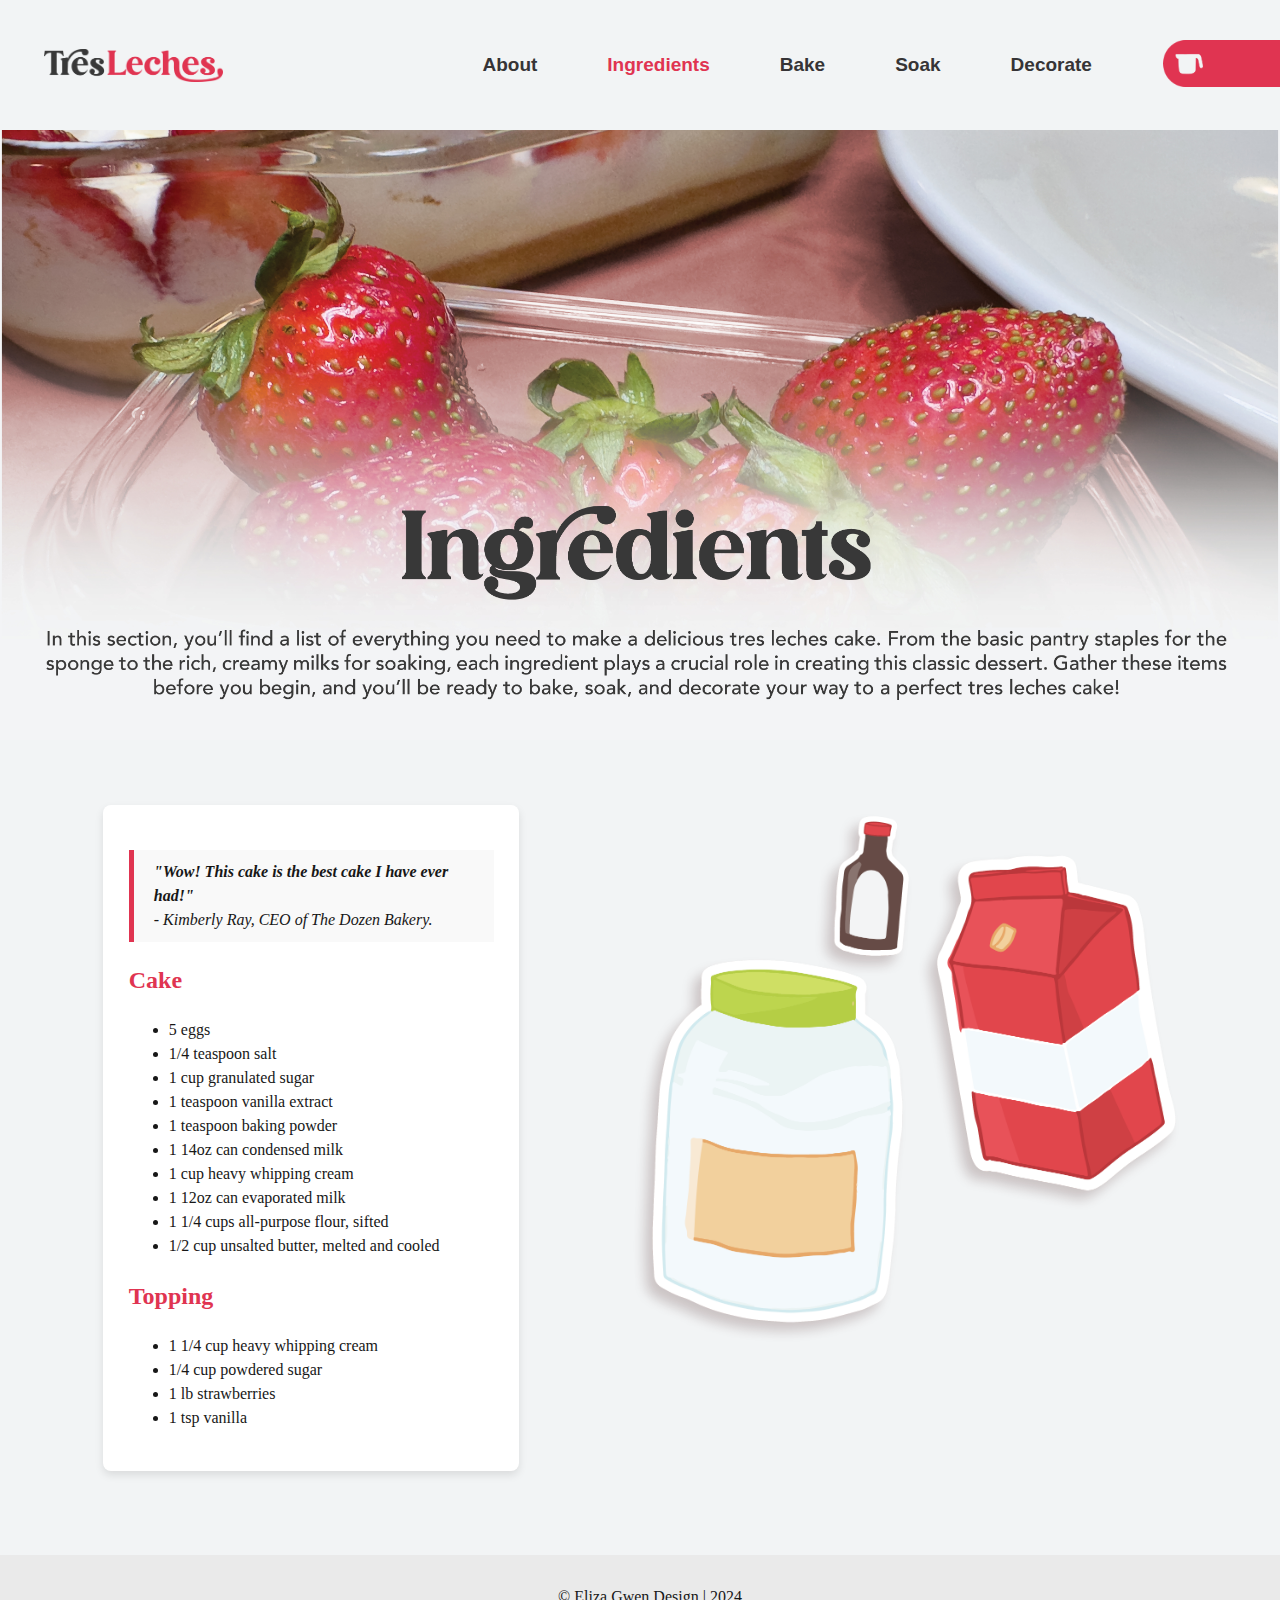
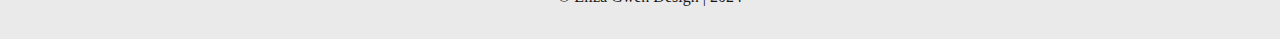
<file: ingredients.html>
<!doctype html>
<html lang="en">
<head>
    <meta charset="UTF-8">
    <title>How To Make Tres Leches Cake</title>
    <link rel="stylesheet" href="main_style.css">
    <link rel="icon" href="tres_leches_site_images/icon.png" type="image/x-icon">
</head>

<body class="ingredients-page">
    <div id="wrapper">

        <!-- NAV BAR -->
        <nav class="navbar">
            <div class="logo">
                <a href="index.html">
                    <img src="tres_leches_site_images/secondary_logo.png" alt="Tres Leches" width="50" height="50">
                </a>
            </div>
			<!-- NAV LINKS -->
            <div class="nav-links">
                <a href="index.html">About</a>
                <a href="ingredients.html" class="active">Ingredients</a>
                <a href="step_1_bake.html">Bake</a>
                <a href="step_2_soak.html">Soak</a>
                <a href="step_3_decor.html">Decorate</a>
            </div>
			<!-- INGRED BUTTON -->
            <div class="nav-button">
                <a href="https://www.amazon.com/hz/wishlist/ls/LC2AI1JK0W15?ref_=wl_share">
                    <img src="tres_leches_site_images/buy_ingred_button.png" alt="Buy Ingredients" width="100" height="50">
                </a>
            </div>
        </nav>

        <!-- IMG BANNER -->
        <div class="banner">
            <img src="tres_leches_site_images/banner_ingredients.jpg" alt="Ingredients" width="100%" height="100%">
        </div>

        <!-- MAIN CONTENT -->
        <main>
            <div class="content-wrapper">
                <div class="text-box">
                    <blockquote>
                        <strong>"Wow! This cake is the best cake I have ever had!"</strong><br>
                        - Kimberly Ray, CEO of The Dozen Bakery.
                    </blockquote>
                    <h2>Cake</h2>
                    <ul>
                        <li>5 eggs</li>
                        <li>1/4 teaspoon salt</li>
                        <li>1 cup granulated sugar</li>
                        <li>1 teaspoon vanilla extract</li>
                        <li>1 teaspoon baking powder</li>
                        <li>1 14oz can condensed milk</li>
                        <li>1 cup heavy whipping cream</li>
                        <li>1 12oz can evaporated milk</li>
                        <li>1 1/4 cups all-purpose flour, sifted</li>
                        <li>1/2 cup unsalted butter, melted and cooled</li>
                    </ul>

                    <h2>Topping</h2>
                    <ul>
                        <li>1 1/4 cup heavy whipping cream</li>
                        <li>1/4 cup powdered sugar</li>
                        <li>1 lb strawberries</li>
                        <li>1 tsp vanilla</li>
                    </ul>
                </div>
                <div class="image-box">
                    <img src="tres_leches_site_images/ingred_illust.png" alt="Cake Ingredients">
                </div>
            </div>
        </main>
    </div>

    <!-- FOOTER -->
    <footer>&copy; Eliza Gwen Design &#124; 2024</footer>
</body>
</html>
</file>
<file: main_style.css>
@charset "UTF-8";

/* --- GENERAL STYLES --- */
html {
    overflow-x: hidden;
}

body {
    background-color: #f2f4f5;
    color: #171717;
    font-family: 'Avenir';
    line-height: 1.5;       
    margin: 0;            
    padding: 0;
}

/* --- HEADINGS --- */
h1, h2, h3, h4, h5, h6 {
    font-weight: bold;     
}

h1 {
    padding-left: 20px;
}

/* --- BLOCKQUOTE STYLING --- */
blockquote {
    background-color: #f9f9f9;
    border-left: 5px solid #E03451;
    margin: 20px 0; 
    padding: 10px 20px;
    font-style: italic;
}

/* --- FOOTER STYLING --- */
footer {
    text-align: center;
    padding: 30px;
    padding-left: 50px;
    background-color: #EAEAEA; 
    position: relative;
}

/* --- HORIZONTAL LINE --- */
hr {
    border: none;
    height: 3px;
    background-color: #F74653;
    margin: 20px 0;
}

/* --- TITLE SECTION --- */
#title img {
    display: flex;
    margin-left: auto;
    margin-right: auto;
    margin-top: 50px;
    margin-bottom: -400px;
    width: 90%; 
    height: auto; 
}

/* --- WRAPPER --- */
#wrapper {
    width: 100%;
    margin-left: auto;
    margin-right: auto;
}

/* --- BANNER --- */
.banner {
    width: 100vw; 
    overflow: hidden; 
    margin: 0; 
    position: relative; 
}

.banner img {
    width: 100%; 
    height: auto; 
    display: block; 
}

/* --- LOGO --- */
.logo img {
    width: 14vw;  
    max-width: 250px; 
    min-width: 23px;  
    height: auto;     
    transition: transform 0.3s ease; 
    margin-bottom: 5px;
    margin-left: -30px;
    margin-top: 15px;
}

/* --- NAVIGATION BAR --- */
.navbar {
    display: flex;
    justify-content: space-between; 
    align-items: center;
    background-color: #f2f4f5;
    height: 35vh;           
    min-height: 60px;      
    max-height: 130px;     
    padding: 0 5vw;
}

/* --- NAVIGATION LINKS --- */
.nav-links {
    display: flex;
    gap: 50px;
    margin-left: auto;
    align-items: center;
    margin-right: 4vw; 
}

.navbar a {
    font-family: 'Avenir', sans-serif;
    font-weight: bold;
    color: #363436;
    text-decoration: none;
    padding: 10px;
    font-size: 19px;
    position: relative;
}

.nav-links a::after {
    content: '';
    display: block;
    width: 100%;
    height: 1px;
    background-color: #E03451;
    position: absolute;
    left: 0;
    bottom: 0;
    transform: scaleX(0);
    transition: transform 0.3s ease, height 0.3s ease;
}

.navbar a:hover {
    transform: scale(1.1);
    color: #E03451;
}

.navbar a:hover::after {
    transform: scaleX(1);
    height: 2px;
}

/* --- ACTIVE LINK STYLE --- */
.navbar a.active {
    color: #E03451;
    font-weight: bold;
}

/* --- BUTTON IMAGE --- */
.nav-button {
    position: relative; 
    gap: 50px;
    align-items: center;
    margin-right: -7.65vw;
    margin-top: 5px; 
}

.nav-button img {
    width: 11vw;            
    max-width: 160px;      
    min-width: 80px;       
    height: auto; 
    transition: transform 0.3s ease;
}

.nav-button img:hover {
    transform: translateX(-10px); 
}

/* --- CONTENT WRAPPER --- */
.content-wrapper {
    display: flex;
    justify-content: flex-start;
    align-items: center;
    gap: 20px;
}

/* --- TITLE STYLING --- */
.title {
    display: flex;
    justify-content: center;
    align-items: center;
    padding: 20px;
}

/* --- TEXT BOXES --- */
.text-boxes {
    display: flex;
    flex-direction: column;
    gap: 5px;
}

.text-box {
    background-color: white;
    padding: 2vw; 
    box-shadow: 0 4px 8px rgba(0, 0, 0, 0.1);
    min-width: 365px;
    max-width: 400px;
    margin: 5vw 9.5vw;
    margin-top: 5vh;
    margin-left: 6.5vw; 
    border-radius: 8px;
}

.text-box h2 {
    color: #E03451;
}


/* --- PAGE-SPECIFIC STYLES --- */

/* --- INGREDIENTS PAGE --- */
.ingredients-page .content-wrapper {
    display: flex; 
    justify-content: space-between; 
    align-items: flex-start; 
    padding: 20px; 
}

.ingredients-page .text-box {
    flex: 1; 
    margin-right: 20px; 
}

.ingredients-page .image-box {
    display: flex; 
    justify-content: center; 
    align-items: flex-start; 
}

.ingredients-page .image-box img {
    width: 55vw; 
    height: auto;
    margin-top: 5vh; 
}

/* --- ABOUT PAGE --- */
.about-page .content-wrapper {
    display: flex;
    flex-direction: row; 
    align-items: flex-start; 
    gap: 20px; 
    padding: 0 5vw;
}

.about-page .text-box {
    margin-top: 0; 
    max-width: 400px;
    margin-left: 1vw;
}

.about-page .image-box {
    display: flex; 
    justify-content: center; 
    align-items: flex-start; 
}

.about-page .image-box img {
    width: 55vw; 
    height: auto;
    margin-top: 5vh; 
}

.about-page main {
    padding-bottom: 0;
    margin-top: 55vh; 
}

.about-page footer {
    margin-top: 0; 
}

/* --- BAKE PAGE --- */
.bake-page .content-wrapper {
    display: flex; 
    justify-content: space-between; 
    align-items: flex-start; 
    padding: 20px; 
}

.bake-page .text-box {
    max-width: 400px;
    margin-left: 6vw;
    margin-top: 5vh; 
}

.bake-page .image-box {
    display: flex; 
    justify-content: center; 
    align-items: flex-start; 
}

.bake-page .image-box img {
    width: 75vw; 
    height: auto;
    margin-top: -2vh;
    margin-left: -9vw; 
}

.bake-page main {
    padding-bottom: 0;
}

.bake-page footer {
    margin-top: 0; 
}

/* --- SOAK PAGE --- */
.soak-page .content-wrapper {
    display: flex; 
    justify-content: space-between; 
    align-items: flex-start; 
    padding: 20px; 
}

.soak-page .text-box {
    max-width: 400px;
    margin-left: 6vw;
    margin-top: 5vh; 
}

.soak-page .image-box {
    display: flex; 
    justify-content: center; 
    align-items: flex-start; 
}

.soak-page .image-box img {
    width: 75vw; 
    height: auto;
    margin-top: -2vh;
    margin-left: -9vw; 
}

.soak-page main {
    padding-bottom: 0;
}

.soak-page footer {
    margin-top: 0; 
}

/* --- DECORATE PAGE --- */	
.decor-page .content-wrapper {
    display: flex; 
    justify-content: space-between; 
    align-items: flex-start; 
    padding: 20px; 
}

.decor-page .text-box {
    max-width: 400px;
    margin-left: 6vw;
    margin-top: 5vh; 
}

.decor-page .image-box {
    display: flex; 
    justify-content: center; 
    align-items: flex-start; 
}

.decor-page .image-box img {
    width: 75vw; 
    height: auto;
    margin-top: -2vh;
    margin-left: -9vw; 
}

.decor-page main {
    padding-bottom: 0;
}

.decor-page footer {
    margin-top: 0; 
}
</file>
